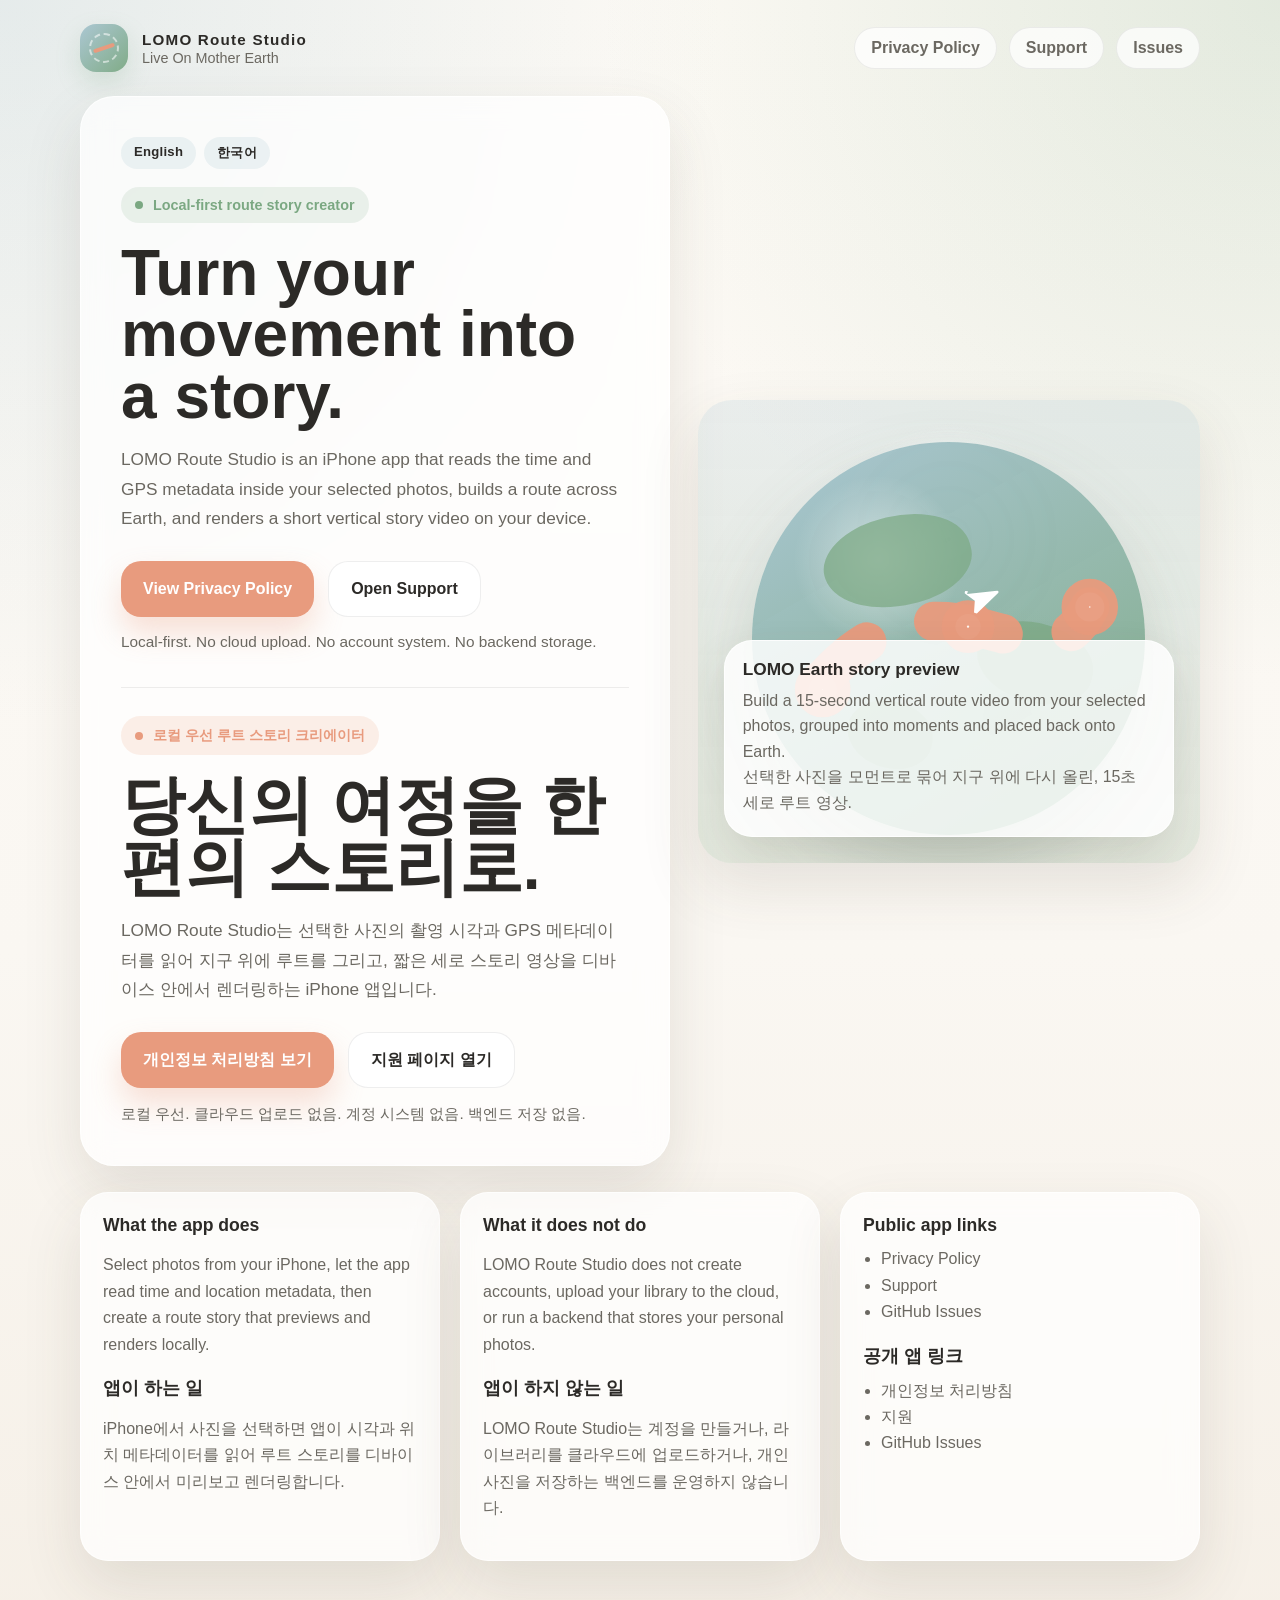
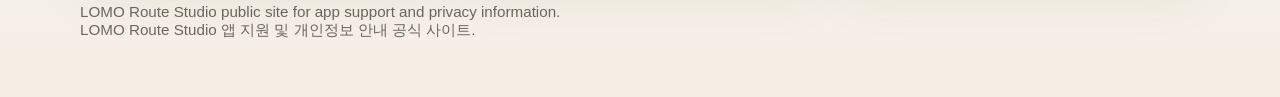
<file: index.html>
<!DOCTYPE html>
<html lang="en">
  <head>
    <meta charset="UTF-8" />
    <meta name="viewport" content="width=device-width, initial-scale=1.0" />
    <title>LOMO Route Studio</title>
    <meta
      name="description"
      content="LOMO Route Studio turns selected iPhone photos into a short route-story video, locally on your device. LOMO Route Studio는 선택한 iPhone 사진을 디바이스 안에서 짧은 루트 스토리 영상으로 만들어 줍니다."
    />
    <link rel="stylesheet" href="styles.css" />
  </head>
  <body>
    <div class="site-shell">
      <header class="topbar">
        <a class="brand" href="index.html" aria-label="LOMO Route Studio home">
          <span class="brand-badge" aria-hidden="true"></span>
          <span class="brand-copy">
            <strong>LOMO Route Studio</strong>
            <span>Live On Mother Earth</span>
          </span>
        </a>
        <nav class="nav-links" aria-label="Primary">
          <a class="nav-pill" href="privacy.html">Privacy Policy</a>
          <a class="nav-pill" href="support.html">Support</a>
          <a
            class="nav-pill"
            href="https://github.com/jikoolomo/lomo-apps-lomoroutestudio/issues"
          >
            Issues
          </a>
        </nav>
      </header>

      <main>
        <section class="hero">
          <div class="hero-copy">
            <nav class="lang-anchors" aria-label="Language">
              <a href="#en">English</a>
              <a href="#ko">한국어</a>
            </nav>

            <div class="lang-section" lang="en" id="en">
              <div class="eyebrow">Local-first route story creator</div>
              <h1>Turn your movement into a story.</h1>
              <p>
                LOMO Route Studio is an iPhone app that reads the time and GPS
                metadata inside your selected photos, builds a route across
                Earth, and renders a short vertical story video on your device.
              </p>
              <div class="cta-row">
                <a class="cta-primary" href="privacy.html">View Privacy Policy</a>
                <a class="cta-secondary" href="support.html">Open Support</a>
              </div>
              <div class="trust-note">
                Local-first. No cloud upload. No account system. No backend
                storage.
              </div>
            </div>

            <hr class="lang-divider" />

            <div class="lang-section" lang="ko" id="ko">
              <div class="eyebrow">로컬 우선 루트 스토리 크리에이터</div>
              <h1>당신의 여정을 한 편의 스토리로.</h1>
              <p>
                LOMO Route Studio는 선택한 사진의 촬영 시각과 GPS 메타데이터를
                읽어 지구 위에 루트를 그리고, 짧은 세로 스토리 영상을 디바이스
                안에서 렌더링하는 iPhone 앱입니다.
              </p>
              <div class="cta-row">
                <a class="cta-primary" href="privacy.html">개인정보 처리방침 보기</a>
                <a class="cta-secondary" href="support.html">지원 페이지 열기</a>
              </div>
              <div class="trust-note">
                로컬 우선. 클라우드 업로드 없음. 계정 시스템 없음. 백엔드 저장
                없음.
              </div>
            </div>
          </div>

          <div class="hero-stage" aria-hidden="true">
            <div class="globe">
              <div class="land one"></div>
              <div class="land two"></div>
              <div class="land three"></div>
              <svg class="route" viewBox="0 0 100 100" preserveAspectRatio="none">
                <path d="M16 63 C28 48, 42 43, 57 47 S80 54, 86 42" />
                <circle cx="18" cy="63" r="3.6"></circle>
                <circle cx="55" cy="47" r="3.2"></circle>
                <circle cx="86" cy="42" r="3.7"></circle>
              </svg>
            </div>
            <svg class="plane-mark" viewBox="0 0 24 24" aria-hidden="true">
              <path
                d="M2 13.4L21.2 4c.8-.4 1.6.4 1.2 1.2l-9.4 19.2c-.4.8-1.5.7-1.8-.1L8.8 16l-8.3-2.4c-.8-.3-.9-1.4-.1-1.8l1.6-.4z"
                fill="#ffffff"
              />
            </svg>
            <div class="story-card">
              <strong>LOMO Earth story preview</strong>
              <span>
                Build a 15-second vertical route video from your selected
                photos, grouped into moments and placed back onto Earth.
                <br />
                선택한 사진을 모먼트로 묶어 지구 위에 다시 올린, 15초 세로 루트
                영상.
              </span>
            </div>
          </div>
        </section>

        <section class="grid" aria-label="Highlights">
          <article class="panel">
            <h3>What the app does</h3>
            <p>
              Select photos from your iPhone, let the app read time and
              location metadata, then create a route story that previews and
              renders locally.
            </p>
            <h3 lang="ko" style="margin-top: 18px;">앱이 하는 일</h3>
            <p lang="ko">
              iPhone에서 사진을 선택하면 앱이 시각과 위치 메타데이터를 읽어
              루트 스토리를 디바이스 안에서 미리보고 렌더링합니다.
            </p>
          </article>
          <article class="panel">
            <h3>What it does not do</h3>
            <p>
              LOMO Route Studio does not create accounts, upload your library
              to the cloud, or run a backend that stores your personal photos.
            </p>
            <h3 lang="ko" style="margin-top: 18px;">앱이 하지 않는 일</h3>
            <p lang="ko">
              LOMO Route Studio는 계정을 만들거나, 라이브러리를 클라우드에
              업로드하거나, 개인 사진을 저장하는 백엔드를 운영하지 않습니다.
            </p>
          </article>
          <article class="panel">
            <h3>Public app links</h3>
            <ul>
              <li><a href="privacy.html">Privacy Policy</a></li>
              <li><a href="support.html">Support</a></li>
              <li>
                <a href="https://github.com/jikoolomo/lomo-apps-lomoroutestudio/issues">
                  GitHub Issues
                </a>
              </li>
            </ul>
            <h3 lang="ko" style="margin-top: 18px;">공개 앱 링크</h3>
            <ul lang="ko">
              <li><a href="privacy.html">개인정보 처리방침</a></li>
              <li><a href="support.html">지원</a></li>
              <li>
                <a href="https://github.com/jikoolomo/lomo-apps-lomoroutestudio/issues">
                  GitHub Issues
                </a>
              </li>
            </ul>
          </article>
        </section>
      </main>

      <footer class="footer">
        LOMO Route Studio public site for app support and privacy information.
        <br />
        LOMO Route Studio 앱 지원 및 개인정보 안내 공식 사이트.
      </footer>
    </div>
  </body>
</html>
</file>
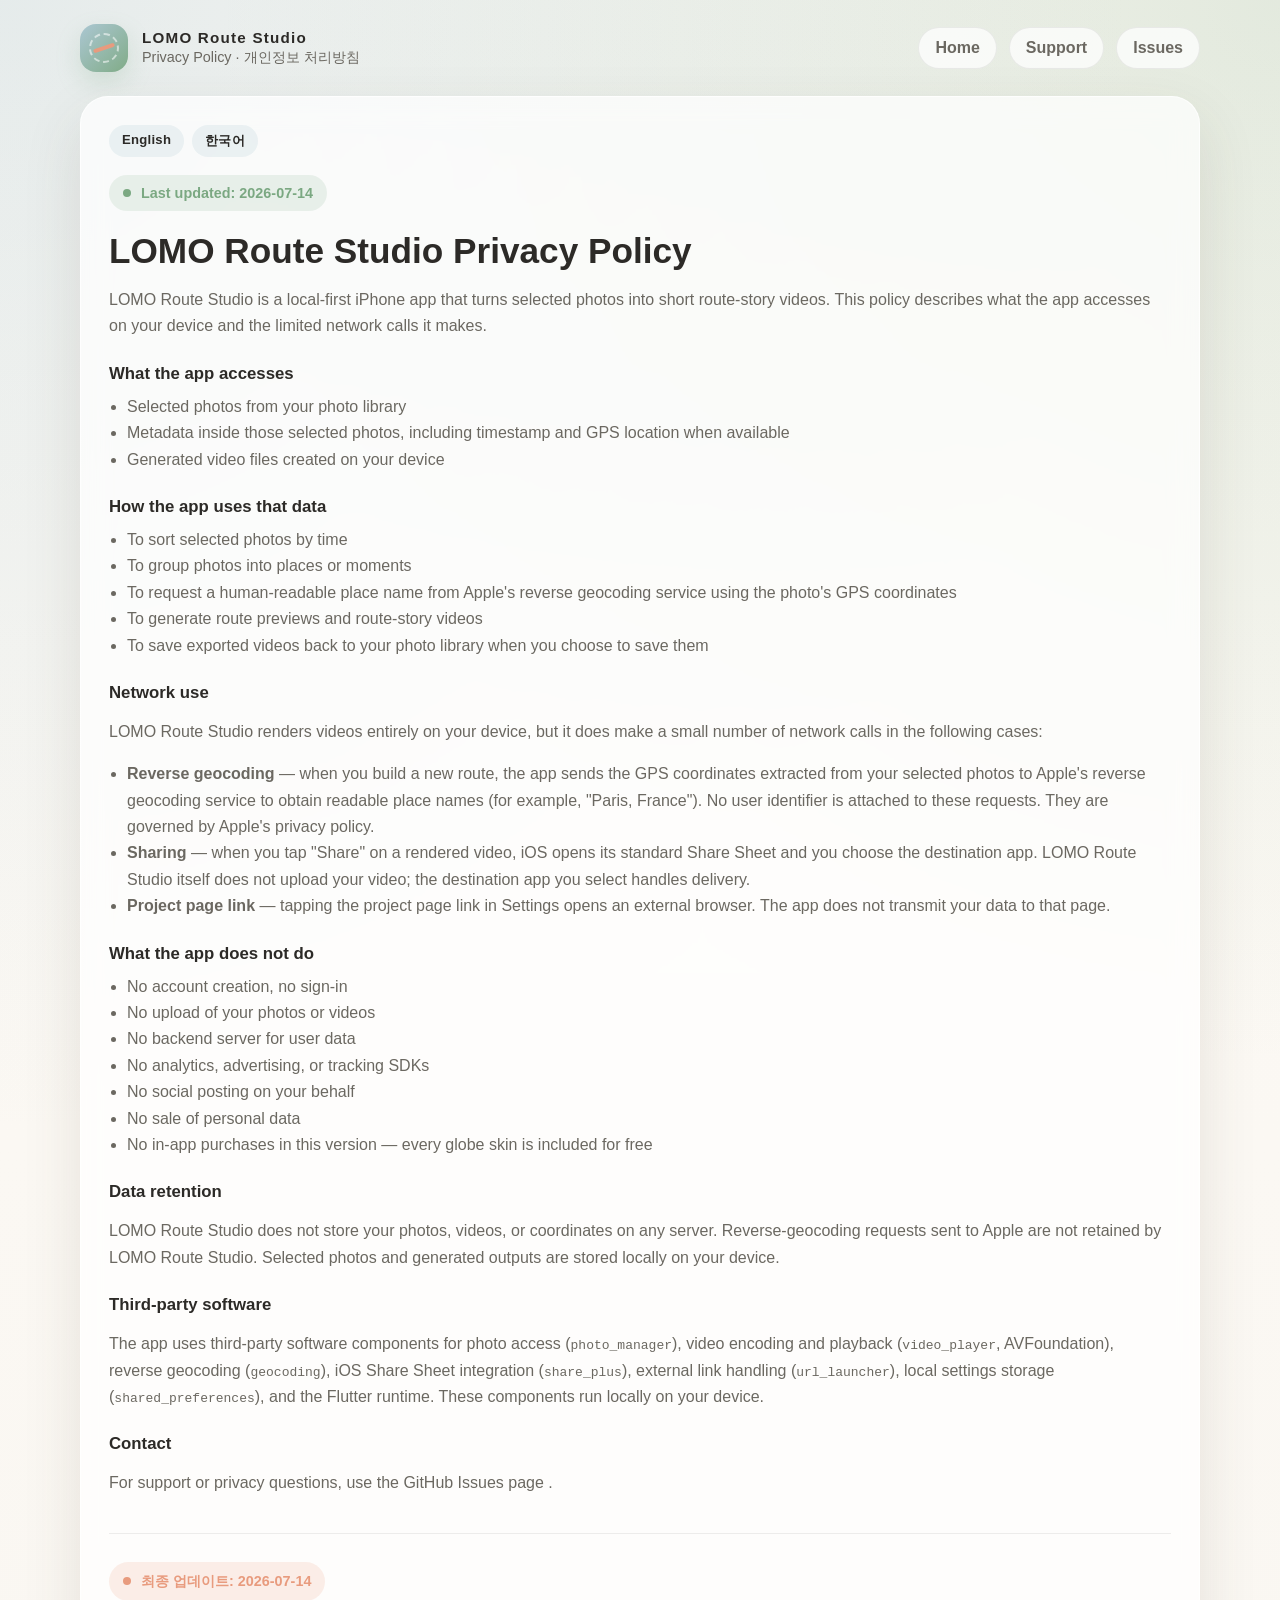
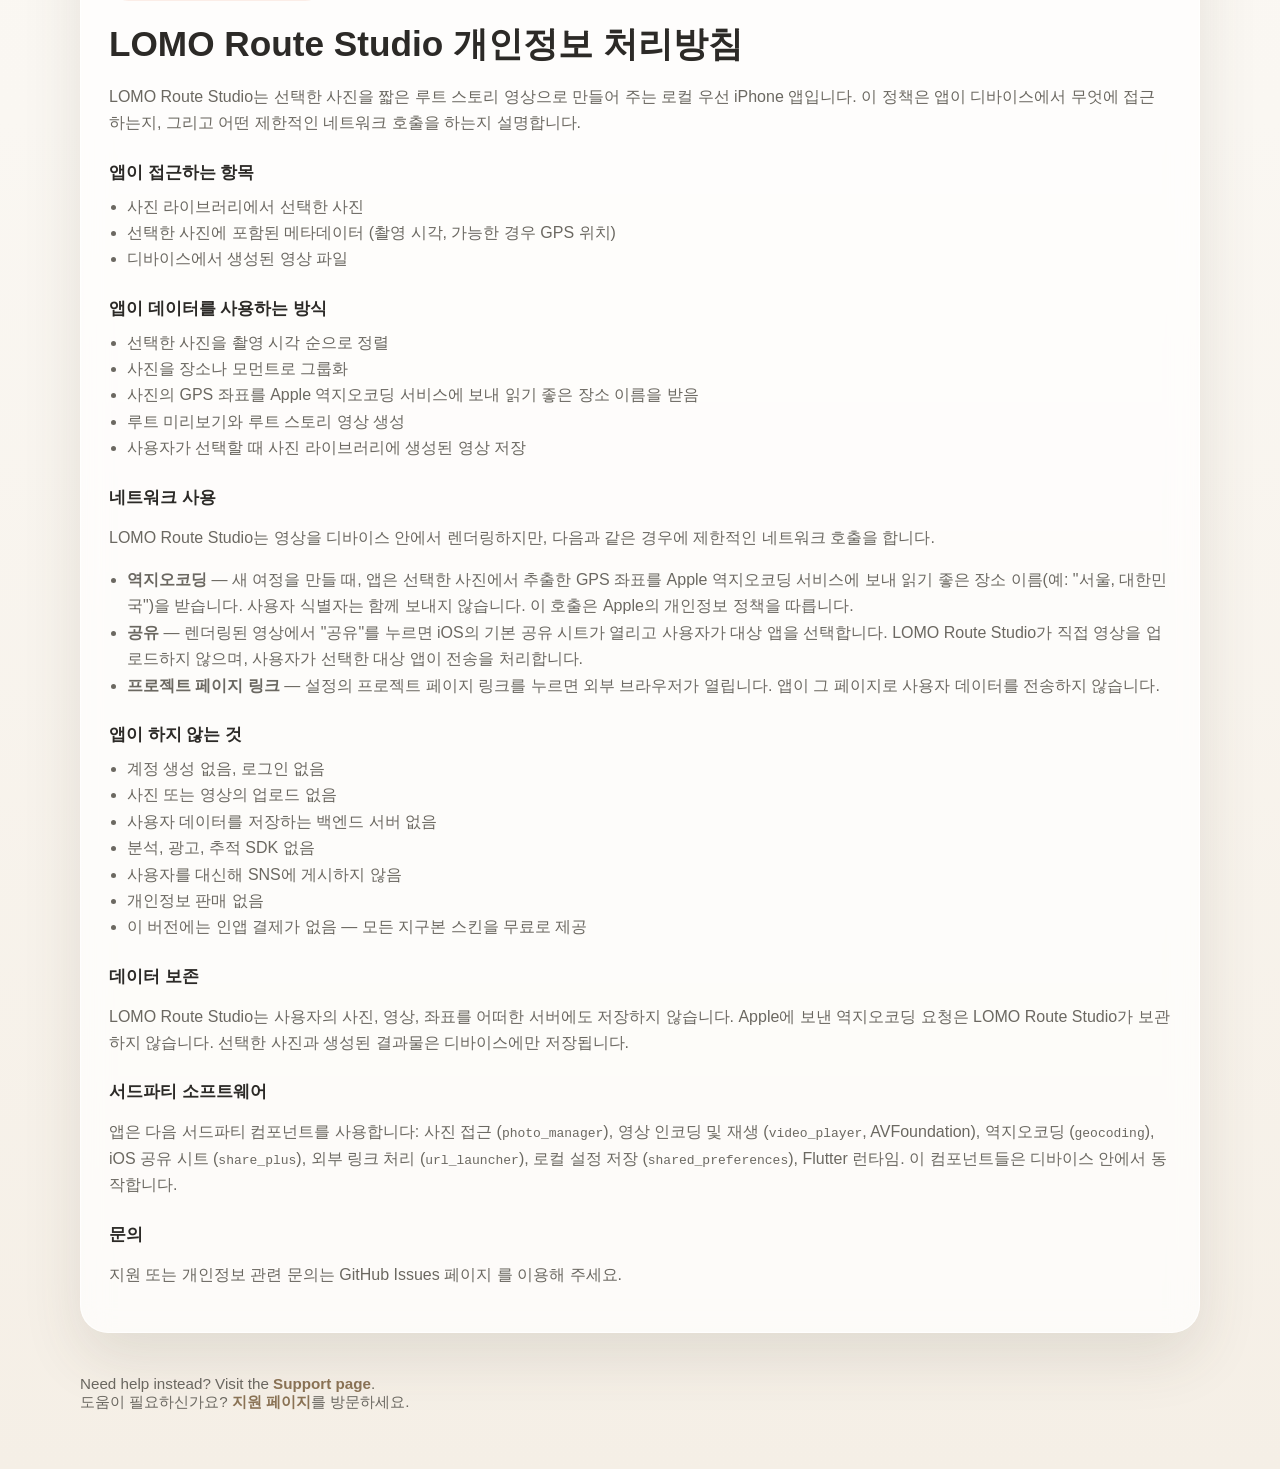
<file: privacy.html>
<!DOCTYPE html>
<html lang="en">
  <head>
    <meta charset="UTF-8" />
    <meta name="viewport" content="width=device-width, initial-scale=1.0" />
    <title>LOMO Route Studio Privacy Policy · 개인정보 처리방침</title>
    <meta
      name="description"
      content="Privacy Policy for the local-first iPhone app LOMO Route Studio. 로컬 우선 iPhone 앱 LOMO Route Studio의 개인정보 처리방침."
    />
    <link rel="stylesheet" href="styles.css" />
  </head>
  <body>
    <div class="site-shell">
      <header class="topbar">
        <a class="brand" href="index.html" aria-label="LOMO Route Studio home">
          <span class="brand-badge" aria-hidden="true"></span>
          <span class="brand-copy">
            <strong>LOMO Route Studio</strong>
            <span>Privacy Policy · 개인정보 처리방침</span>
          </span>
        </a>
        <nav class="nav-links" aria-label="Primary">
          <a class="nav-pill" href="index.html">Home</a>
          <a class="nav-pill" href="support.html">Support</a>
          <a
            class="nav-pill"
            href="https://github.com/jikoolomo/lomo-apps-lomoroutestudio/issues"
          >
            Issues
          </a>
        </nav>
      </header>

      <main class="content-wrap">
        <article class="content-card">
          <nav class="lang-anchors" aria-label="Language">
            <a href="#en">English</a>
            <a href="#ko">한국어</a>
          </nav>

          <section class="lang-section" lang="en" id="en">
            <div class="eyebrow">Last updated: 2026-07-14</div>
            <h2>LOMO Route Studio Privacy Policy</h2>
            <p>
              LOMO Route Studio is a local-first iPhone app that turns selected
              photos into short route-story videos. This policy describes what
              the app accesses on your device and the limited network calls it
              makes.
            </p>

            <h3>What the app accesses</h3>
            <ul>
              <li>Selected photos from your photo library</li>
              <li>
                Metadata inside those selected photos, including timestamp and
                GPS location when available
              </li>
              <li>Generated video files created on your device</li>
            </ul>

            <h3>How the app uses that data</h3>
            <ul>
              <li>To sort selected photos by time</li>
              <li>To group photos into places or moments</li>
              <li>
                To request a human-readable place name from Apple's reverse
                geocoding service using the photo's GPS coordinates
              </li>
              <li>To generate route previews and route-story videos</li>
              <li>
                To save exported videos back to your photo library when you
                choose to save them
              </li>
            </ul>

            <h3>Network use</h3>
            <p>
              LOMO Route Studio renders videos entirely on your device, but it
              does make a small number of network calls in the following cases:
            </p>
            <ul>
              <li>
                <strong>Reverse geocoding</strong> — when you build a new
                route, the app sends the GPS coordinates extracted from your
                selected photos to Apple's reverse geocoding service to obtain
                readable place names (for example, "Paris, France"). No user
                identifier is attached to these requests. They are governed by
                Apple's privacy policy.
              </li>
              <li>
                <strong>Sharing</strong> — when you tap "Share" on a rendered
                video, iOS opens its standard Share Sheet and you choose the
                destination app. LOMO Route Studio itself does not upload your
                video; the destination app you select handles delivery.
              </li>
              <li>
                <strong>Project page link</strong> — tapping the project page
                link in Settings opens an external browser. The app does not
                transmit your data to that page.
              </li>
            </ul>

            <h3>What the app does not do</h3>
            <ul>
              <li>No account creation, no sign-in</li>
              <li>No upload of your photos or videos</li>
              <li>No backend server for user data</li>
              <li>No analytics, advertising, or tracking SDKs</li>
              <li>No social posting on your behalf</li>
              <li>No sale of personal data</li>
              <li>
                No in-app purchases in this version — every globe skin is
                included for free
              </li>
            </ul>

            <h3>Data retention</h3>
            <p>
              LOMO Route Studio does not store your photos, videos, or
              coordinates on any server. Reverse-geocoding requests sent to
              Apple are not retained by LOMO Route Studio. Selected photos
              and generated outputs are stored locally on your device.
            </p>

            <h3>Third-party software</h3>
            <p>
              The app uses third-party software components for photo access
              (<code>photo_manager</code>), video encoding and playback
              (<code>video_player</code>, AVFoundation), reverse geocoding
              (<code>geocoding</code>), iOS Share Sheet integration
              (<code>share_plus</code>), external link handling
              (<code>url_launcher</code>), local settings storage
              (<code>shared_preferences</code>), and the Flutter runtime.
              These components run locally on your device.
            </p>

            <h3>Contact</h3>
            <p>
              For support or privacy questions, use the
              <a href="https://github.com/jikoolomo/lomo-apps-lomoroutestudio/issues">
                GitHub Issues page
              </a>.
            </p>
          </section>

          <hr class="lang-divider" />

          <section class="lang-section" lang="ko" id="ko">
            <div class="eyebrow">최종 업데이트: 2026-07-14</div>
            <h2>LOMO Route Studio 개인정보 처리방침</h2>
            <p>
              LOMO Route Studio는 선택한 사진을 짧은 루트 스토리 영상으로
              만들어 주는 로컬 우선 iPhone 앱입니다. 이 정책은 앱이 디바이스에서
              무엇에 접근하는지, 그리고 어떤 제한적인 네트워크 호출을 하는지
              설명합니다.
            </p>

            <h3>앱이 접근하는 항목</h3>
            <ul>
              <li>사진 라이브러리에서 선택한 사진</li>
              <li>
                선택한 사진에 포함된 메타데이터 (촬영 시각, 가능한 경우 GPS
                위치)
              </li>
              <li>디바이스에서 생성된 영상 파일</li>
            </ul>

            <h3>앱이 데이터를 사용하는 방식</h3>
            <ul>
              <li>선택한 사진을 촬영 시각 순으로 정렬</li>
              <li>사진을 장소나 모먼트로 그룹화</li>
              <li>
                사진의 GPS 좌표를 Apple 역지오코딩 서비스에 보내 읽기 좋은 장소
                이름을 받음
              </li>
              <li>루트 미리보기와 루트 스토리 영상 생성</li>
              <li>
                사용자가 선택할 때 사진 라이브러리에 생성된 영상 저장
              </li>
            </ul>

            <h3>네트워크 사용</h3>
            <p>
              LOMO Route Studio는 영상을 디바이스 안에서 렌더링하지만, 다음과
              같은 경우에 제한적인 네트워크 호출을 합니다.
            </p>
            <ul>
              <li>
                <strong>역지오코딩</strong> — 새 여정을 만들 때, 앱은 선택한
                사진에서 추출한 GPS 좌표를 Apple 역지오코딩 서비스에 보내 읽기
                좋은 장소 이름(예: "서울, 대한민국")을 받습니다. 사용자 식별자는
                함께 보내지 않습니다. 이 호출은 Apple의 개인정보 정책을
                따릅니다.
              </li>
              <li>
                <strong>공유</strong> — 렌더링된 영상에서 "공유"를 누르면 iOS의
                기본 공유 시트가 열리고 사용자가 대상 앱을 선택합니다. LOMO
                Route Studio가 직접 영상을 업로드하지 않으며, 사용자가 선택한
                대상 앱이 전송을 처리합니다.
              </li>
              <li>
                <strong>프로젝트 페이지 링크</strong> — 설정의 프로젝트 페이지
                링크를 누르면 외부 브라우저가 열립니다. 앱이 그 페이지로 사용자
                데이터를 전송하지 않습니다.
              </li>
            </ul>

            <h3>앱이 하지 않는 것</h3>
            <ul>
              <li>계정 생성 없음, 로그인 없음</li>
              <li>사진 또는 영상의 업로드 없음</li>
              <li>사용자 데이터를 저장하는 백엔드 서버 없음</li>
              <li>분석, 광고, 추적 SDK 없음</li>
              <li>사용자를 대신해 SNS에 게시하지 않음</li>
              <li>개인정보 판매 없음</li>
              <li>이 버전에는 인앱 결제가 없음 — 모든 지구본 스킨을 무료로 제공</li>
            </ul>

            <h3>데이터 보존</h3>
            <p>
              LOMO Route Studio는 사용자의 사진, 영상, 좌표를 어떠한 서버에도
              저장하지 않습니다. Apple에 보낸 역지오코딩 요청은 LOMO Route
              Studio가 보관하지 않습니다. 선택한 사진과 생성된 결과물은
              디바이스에만 저장됩니다.
            </p>

            <h3>서드파티 소프트웨어</h3>
            <p>
              앱은 다음 서드파티 컴포넌트를 사용합니다: 사진 접근
              (<code>photo_manager</code>), 영상 인코딩 및 재생
              (<code>video_player</code>, AVFoundation), 역지오코딩
              (<code>geocoding</code>), iOS 공유 시트
              (<code>share_plus</code>), 외부 링크 처리
              (<code>url_launcher</code>), 로컬 설정 저장
              (<code>shared_preferences</code>), Flutter 런타임. 이
              컴포넌트들은 디바이스 안에서 동작합니다.
            </p>

            <h3>문의</h3>
            <p>
              지원 또는 개인정보 관련 문의는
              <a href="https://github.com/jikoolomo/lomo-apps-lomoroutestudio/issues">
                GitHub Issues 페이지
              </a>를 이용해 주세요.
            </p>
          </section>
        </article>
      </main>

      <footer class="footer">
        Need help instead? Visit the <a href="support.html">Support page</a>.
        <br />
        도움이 필요하신가요? <a href="support.html">지원 페이지</a>를 방문하세요.
      </footer>
    </div>
  </body>
</html>
</file>
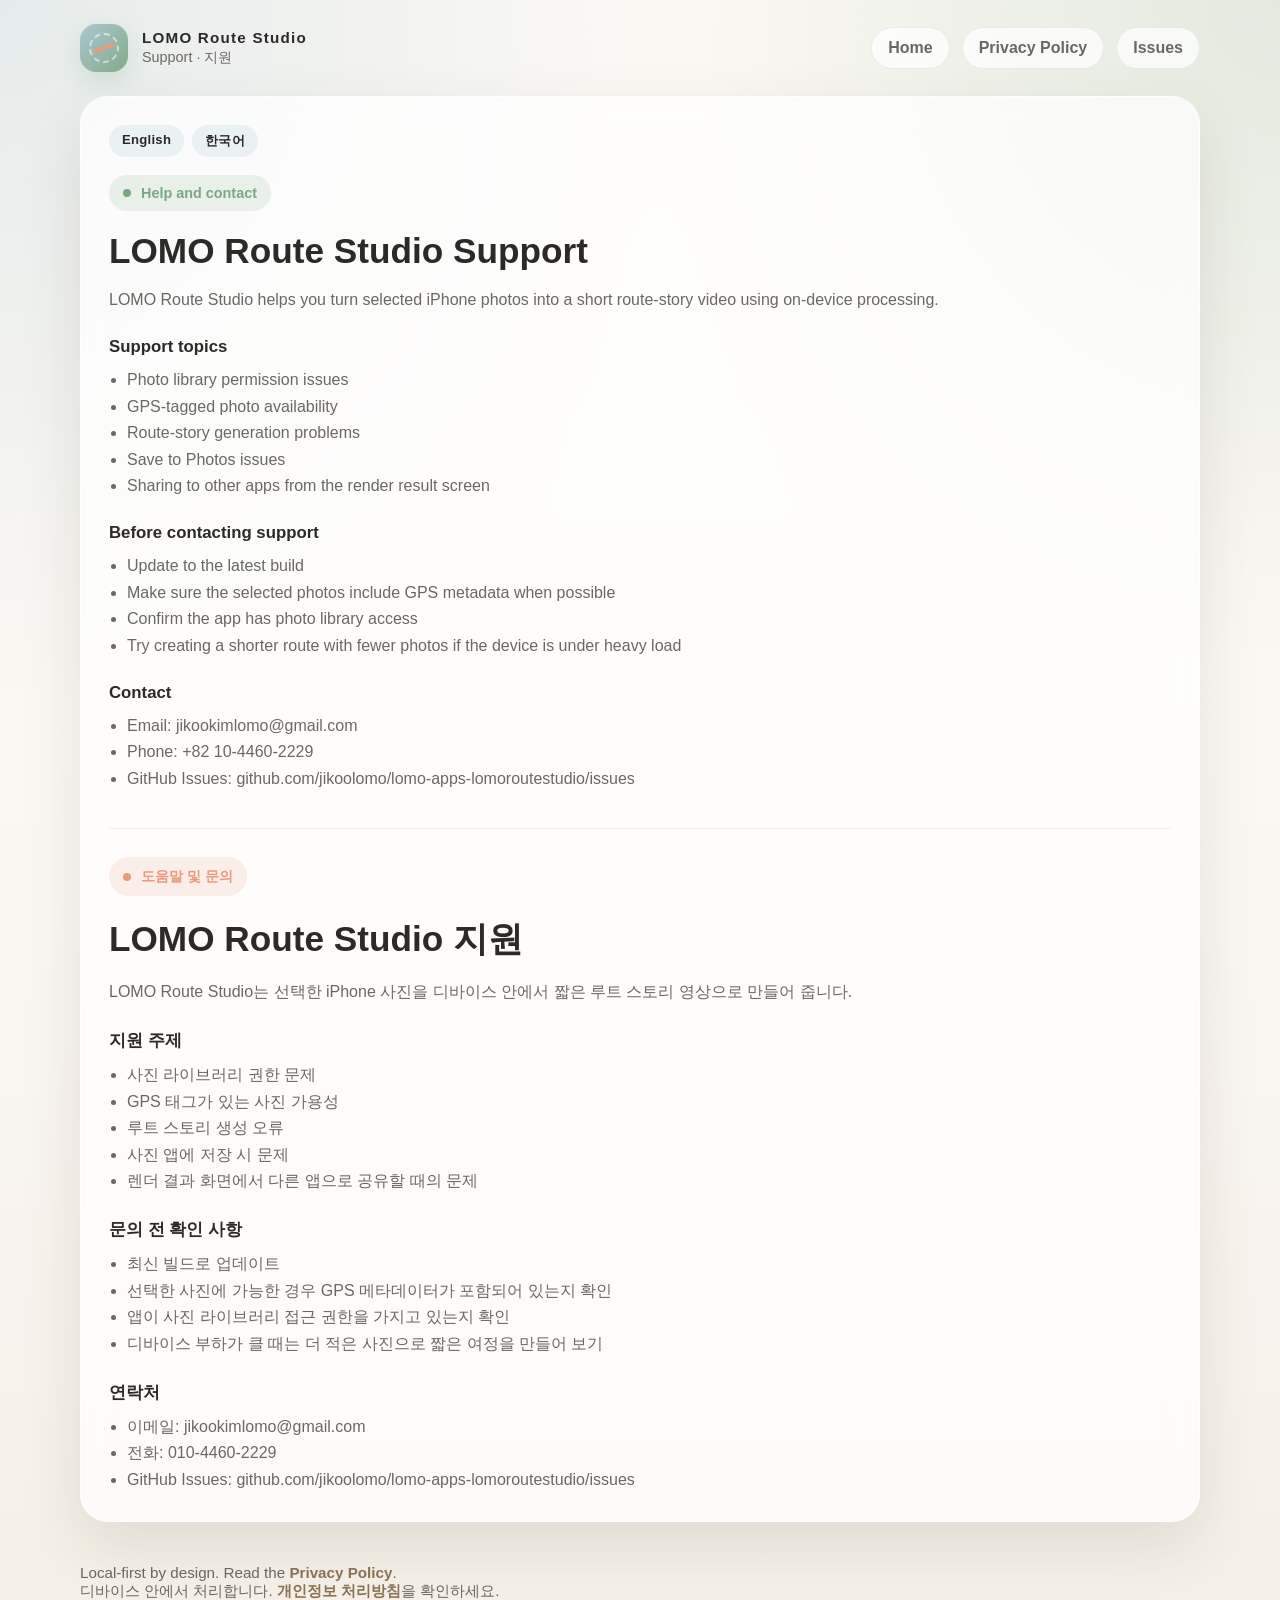
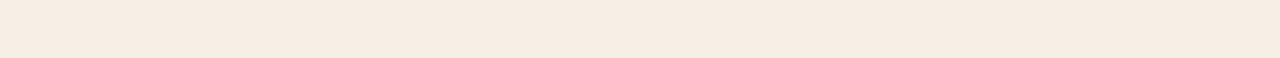
<file: support.html>
<!DOCTYPE html>
<html lang="en">
  <head>
    <meta charset="UTF-8" />
    <meta name="viewport" content="width=device-width, initial-scale=1.0" />
    <title>LOMO Route Studio Support · 지원</title>
    <meta
      name="description"
      content="Support information for the local-first iPhone app LOMO Route Studio. 로컬 우선 iPhone 앱 LOMO Route Studio의 지원 페이지."
    />
    <link rel="stylesheet" href="styles.css" />
  </head>
  <body>
    <div class="site-shell">
      <header class="topbar">
        <a class="brand" href="index.html" aria-label="LOMO Route Studio home">
          <span class="brand-badge" aria-hidden="true"></span>
          <span class="brand-copy">
            <strong>LOMO Route Studio</strong>
            <span>Support · 지원</span>
          </span>
        </a>
        <nav class="nav-links" aria-label="Primary">
          <a class="nav-pill" href="index.html">Home</a>
          <a class="nav-pill" href="privacy.html">Privacy Policy</a>
          <a
            class="nav-pill"
            href="https://github.com/jikoolomo/lomo-apps-lomoroutestudio/issues"
          >
            Issues
          </a>
        </nav>
      </header>

      <main class="content-wrap">
        <article class="content-card">
          <nav class="lang-anchors" aria-label="Language">
            <a href="#en">English</a>
            <a href="#ko">한국어</a>
          </nav>

          <section class="lang-section" lang="en" id="en">
            <div class="eyebrow">Help and contact</div>
            <h2>LOMO Route Studio Support</h2>
            <p>
              LOMO Route Studio helps you turn selected iPhone photos into a
              short route-story video using on-device processing.
            </p>

            <h3>Support topics</h3>
            <ul>
              <li>Photo library permission issues</li>
              <li>GPS-tagged photo availability</li>
              <li>Route-story generation problems</li>
              <li>Save to Photos issues</li>
              <li>Sharing to other apps from the render result screen</li>
            </ul>

            <h3>Before contacting support</h3>
            <ul>
              <li>Update to the latest build</li>
              <li>
                Make sure the selected photos include GPS metadata when
                possible
              </li>
              <li>Confirm the app has photo library access</li>
              <li>
                Try creating a shorter route with fewer photos if the device
                is under heavy load
              </li>
            </ul>

            <h3>Contact</h3>
            <ul>
              <li>
                Email:
                <a href="mailto:jikookimlomo@gmail.com">
                  jikookimlomo@gmail.com
                </a>
              </li>
              <li>
                Phone:
                <a href="tel:+821044602229">+82 10-4460-2229</a>
              </li>
              <li>
                GitHub Issues:
                <a href="https://github.com/jikoolomo/lomo-apps-lomoroutestudio/issues">
                  github.com/jikoolomo/lomo-apps-lomoroutestudio/issues
                </a>
              </li>
            </ul>
          </section>

          <hr class="lang-divider" />

          <section class="lang-section" lang="ko" id="ko">
            <div class="eyebrow">도움말 및 문의</div>
            <h2>LOMO Route Studio 지원</h2>
            <p>
              LOMO Route Studio는 선택한 iPhone 사진을 디바이스 안에서 짧은
              루트 스토리 영상으로 만들어 줍니다.
            </p>

            <h3>지원 주제</h3>
            <ul>
              <li>사진 라이브러리 권한 문제</li>
              <li>GPS 태그가 있는 사진 가용성</li>
              <li>루트 스토리 생성 오류</li>
              <li>사진 앱에 저장 시 문제</li>
              <li>렌더 결과 화면에서 다른 앱으로 공유할 때의 문제</li>
            </ul>

            <h3>문의 전 확인 사항</h3>
            <ul>
              <li>최신 빌드로 업데이트</li>
              <li>
                선택한 사진에 가능한 경우 GPS 메타데이터가 포함되어 있는지 확인
              </li>
              <li>앱이 사진 라이브러리 접근 권한을 가지고 있는지 확인</li>
              <li>
                디바이스 부하가 클 때는 더 적은 사진으로 짧은 여정을 만들어
                보기
              </li>
            </ul>

            <h3>연락처</h3>
            <ul>
              <li>
                이메일:
                <a href="mailto:jikookimlomo@gmail.com">
                  jikookimlomo@gmail.com
                </a>
              </li>
              <li>
                전화:
                <a href="tel:+821044602229">010-4460-2229</a>
              </li>
              <li>
                GitHub Issues:
                <a href="https://github.com/jikoolomo/lomo-apps-lomoroutestudio/issues">
                  github.com/jikoolomo/lomo-apps-lomoroutestudio/issues
                </a>
              </li>
            </ul>
          </section>
        </article>
      </main>

      <footer class="footer">
        Local-first by design. Read the
        <a href="privacy.html">Privacy Policy</a>.
        <br />
        디바이스 안에서 처리합니다. <a href="privacy.html">개인정보 처리방침</a>을 확인하세요.
      </footer>
    </div>
  </body>
</html>
</file>
<file: styles.css>
:root {
  --cream: #faf7f2;
  --text: #2c2a27;
  --muted: #6b6861;
  --green: #7ba882;
  --blue: #a8c5d1;
  --coral: #e89b7e;
  --brown: #8b7355;
  --white: #ffffff;
  --shadow: 0 24px 60px rgba(76, 64, 48, 0.12);
  --border: rgba(44, 42, 39, 0.08);
}

* {
  box-sizing: border-box;
}

html {
  scroll-behavior: smooth;
}

body {
  margin: 0;
  font-family: "SF Pro Display", "Avenir Next", -apple-system, BlinkMacSystemFont,
    "Segoe UI", sans-serif;
  color: var(--text);
  background:
    radial-gradient(circle at top left, rgba(168, 197, 209, 0.28), transparent 34%),
    radial-gradient(circle at top right, rgba(123, 168, 130, 0.2), transparent 32%),
    linear-gradient(180deg, #fdfaf5 0%, var(--cream) 56%, #f5efe6 100%);
}

a {
  color: inherit;
  text-decoration: none;
}

.site-shell {
  width: min(1120px, calc(100% - 40px));
  margin: 0 auto;
  padding: 24px 0 56px;
}

.topbar {
  display: flex;
  align-items: center;
  justify-content: space-between;
  gap: 16px;
  margin-bottom: 24px;
}

.brand {
  display: inline-flex;
  align-items: center;
  gap: 14px;
}

.brand-badge {
  width: 48px;
  height: 48px;
  border-radius: 16px;
  background: linear-gradient(135deg, rgba(168, 197, 209, 0.95), rgba(123, 168, 130, 0.95));
  box-shadow: 0 10px 24px rgba(123, 168, 130, 0.22);
  position: relative;
  overflow: hidden;
}

.brand-badge::before,
.brand-badge::after {
  content: "";
  position: absolute;
  border-radius: 999px;
}

.brand-badge::before {
  inset: 9px;
  border: 2px dashed rgba(255, 255, 255, 0.55);
}

.brand-badge::after {
  width: 22px;
  height: 4px;
  background: var(--coral);
  top: 22px;
  left: 13px;
  transform: rotate(-18deg);
}

.brand-copy strong {
  display: block;
  font-size: 0.95rem;
  letter-spacing: 0.08em;
}

.brand-copy span {
  display: block;
  margin-top: 2px;
  color: var(--muted);
  font-size: 0.9rem;
}

.nav-links {
  display: flex;
  flex-wrap: wrap;
  gap: 12px;
}

.nav-pill {
  padding: 11px 16px;
  border-radius: 999px;
  background: rgba(255, 255, 255, 0.72);
  border: 1px solid rgba(44, 42, 39, 0.08);
  color: var(--muted);
  font-weight: 600;
  transition: transform 180ms ease, box-shadow 180ms ease, color 180ms ease;
}

.nav-pill:hover,
.nav-pill:focus-visible {
  color: var(--text);
  transform: translateY(-1px);
  box-shadow: 0 10px 26px rgba(76, 64, 48, 0.12);
}

.hero {
  display: grid;
  grid-template-columns: minmax(0, 1.08fr) minmax(280px, 0.92fr);
  gap: 28px;
  align-items: center;
  margin-bottom: 26px;
}

.hero-copy,
.panel,
.content-card {
  background: rgba(255, 255, 255, 0.72);
  border: 1px solid rgba(255, 255, 255, 0.72);
  box-shadow: var(--shadow);
  backdrop-filter: blur(14px);
}

.hero-copy {
  border-radius: 34px;
  padding: 40px;
}

.eyebrow {
  display: inline-flex;
  align-items: center;
  gap: 10px;
  padding: 10px 14px;
  border-radius: 999px;
  background: rgba(123, 168, 130, 0.14);
  color: var(--green);
  font-size: 0.9rem;
  font-weight: 700;
  margin-bottom: 20px;
}

.eyebrow::before {
  content: "";
  width: 8px;
  height: 8px;
  border-radius: 50%;
  background: var(--green);
}

h1,
h2,
h3 {
  margin: 0;
  letter-spacing: 0;
}

h1 {
  font-size: clamp(2.6rem, 5vw, 4.4rem);
  line-height: 0.96;
}

.hero-copy p {
  margin: 18px 0 0;
  font-size: 1.08rem;
  line-height: 1.7;
  color: var(--muted);
  max-width: 38rem;
}

.cta-row {
  display: flex;
  flex-wrap: wrap;
  gap: 14px;
  margin-top: 28px;
}

.cta-primary,
.cta-secondary {
  display: inline-flex;
  align-items: center;
  justify-content: center;
  min-height: 56px;
  padding: 0 22px;
  border-radius: 20px;
  font-weight: 800;
  transition: transform 180ms ease, box-shadow 180ms ease, filter 180ms ease;
}

.cta-primary {
  background: var(--coral);
  color: var(--white);
  box-shadow: 0 16px 30px rgba(232, 155, 126, 0.3);
}

.cta-secondary {
  background: var(--white);
  border: 1px solid var(--border);
}

.cta-primary:hover,
.cta-secondary:hover,
.cta-primary:focus-visible,
.cta-secondary:focus-visible {
  transform: translateY(-1px);
  filter: saturate(1.03);
}

.trust-note {
  margin-top: 16px;
  font-size: 0.96rem;
  color: var(--muted);
}

.hero-stage {
  position: relative;
  min-height: 430px;
  padding: 28px;
  border-radius: 34px;
  background:
    radial-gradient(circle at 50% 30%, rgba(255, 255, 255, 0.86), transparent 28%),
    linear-gradient(180deg, rgba(168, 197, 209, 0.22), rgba(123, 168, 130, 0.18));
  overflow: hidden;
  box-shadow: var(--shadow);
}

.globe {
  width: min(88%, 420px);
  aspect-ratio: 1;
  margin: 14px auto 0;
  border-radius: 50%;
  background:
    radial-gradient(circle at 32% 30%, rgba(255, 255, 255, 0.46), transparent 22%),
    radial-gradient(circle at 65% 70%, rgba(123, 168, 130, 0.24), transparent 30%),
    linear-gradient(150deg, rgba(168, 197, 209, 0.98), rgba(123, 168, 130, 0.96));
  position: relative;
  box-shadow: 0 36px 70px rgba(94, 118, 105, 0.24);
}

.land {
  position: absolute;
  background: rgba(123, 168, 130, 0.7);
  border-radius: 48% 52% 45% 55%;
}

.land.one {
  inset: 19% auto auto 18%;
  width: 38%;
  height: 23%;
  transform: rotate(-14deg);
}

.land.two {
  inset: 46% 13% auto auto;
  width: 30%;
  height: 20%;
  transform: rotate(12deg);
}

.land.three {
  inset: auto auto 17% 24%;
  width: 22%;
  height: 17%;
  transform: rotate(10deg);
}

.route {
  position: absolute;
  inset: 0;
}

.route path {
  stroke: rgba(232, 155, 126, 0.95);
  stroke-width: 10;
  stroke-linecap: round;
  stroke-dasharray: 18 18;
  fill: none;
}

.route circle {
  fill: #fff6f1;
  stroke: rgba(232, 155, 126, 0.95);
  stroke-width: 7;
}

.route plane {
  fill: none;
}

.plane-mark {
  position: absolute;
  top: 39%;
  left: 53%;
  width: 34px;
  height: 34px;
  transform: rotate(20deg);
}

.story-card {
  position: absolute;
  left: 26px;
  right: 26px;
  bottom: 26px;
  padding: 18px 18px 20px;
  border-radius: 28px;
  background: rgba(255, 255, 255, 0.84);
  border: 1px solid rgba(255, 255, 255, 0.82);
  box-shadow: 0 22px 46px rgba(76, 64, 48, 0.14);
}

.story-card strong {
  display: block;
  font-size: 1.08rem;
  margin-bottom: 8px;
}

.story-card span {
  color: var(--muted);
  line-height: 1.6;
}

.grid {
  display: grid;
  grid-template-columns: repeat(3, minmax(0, 1fr));
  gap: 20px;
  margin-top: 22px;
}

.panel {
  border-radius: 28px;
  padding: 22px;
}

.panel h3 {
  font-size: 1.1rem;
  margin-bottom: 10px;
}

.panel p,
.panel li,
.content-card p,
.content-card li {
  color: var(--muted);
  line-height: 1.65;
}

.panel ul,
.content-card ul {
  padding-left: 18px;
  margin: 0;
}

.content-wrap {
  display: grid;
  gap: 18px;
  margin-top: 20px;
}

.content-card {
  border-radius: 28px;
  padding: 28px;
}

.content-card h2 {
  font-size: clamp(1.6rem, 3vw, 2.2rem);
  margin-bottom: 16px;
}

.content-card h3 {
  font-size: 1.05rem;
  margin: 24px 0 10px;
}

.content-card p + p,
.content-card ul + p,
.content-card p + ul {
  margin-top: 14px;
}

.footer {
  margin-top: 24px;
  padding: 18px 0 0;
  color: var(--muted);
  font-size: 0.95rem;
}

.footer a {
  color: var(--brown);
  font-weight: 700;
}

.lang-anchors {
  display: flex;
  gap: 8px;
  margin-bottom: 18px;
  flex-wrap: wrap;
}

.lang-anchors a {
  font-size: 0.82rem;
  font-weight: 700;
  letter-spacing: 0.02em;
  padding: 7px 13px;
  border-radius: 999px;
  background: rgba(168, 197, 209, 0.2);
  color: var(--text);
  transition: background 160ms ease, transform 160ms ease;
}

.lang-anchors a:hover,
.lang-anchors a:focus-visible {
  background: rgba(168, 197, 209, 0.36);
  transform: translateY(-1px);
}

.lang-divider {
  border: 0;
  height: 1px;
  background: var(--border);
  margin: 36px 0 28px;
}

.lang-section[lang="ko"] .eyebrow {
  background: rgba(232, 155, 126, 0.16);
  color: var(--coral);
}

.lang-section[lang="ko"] .eyebrow::before {
  background: var(--coral);
}

@media (max-width: 920px) {
  .hero {
    grid-template-columns: 1fr;
  }

  .grid {
    grid-template-columns: 1fr;
  }

  .hero-stage {
    min-height: 380px;
  }
}

@media (max-width: 640px) {
  .site-shell {
    width: min(100% - 24px, 1120px);
    padding-top: 16px;
  }

  .topbar {
    align-items: flex-start;
    flex-direction: column;
  }

  .hero-copy,
  .hero-stage,
  .panel,
  .content-card {
    border-radius: 26px;
  }

  .hero-copy,
  .content-card {
    padding: 24px;
  }

  h1 {
    font-size: 2.5rem;
  }

  .cta-row {
    flex-direction: column;
  }

  .cta-primary,
  .cta-secondary {
    width: 100%;
  }

  .story-card {
    left: 18px;
    right: 18px;
    bottom: 18px;
  }
}
</file>
